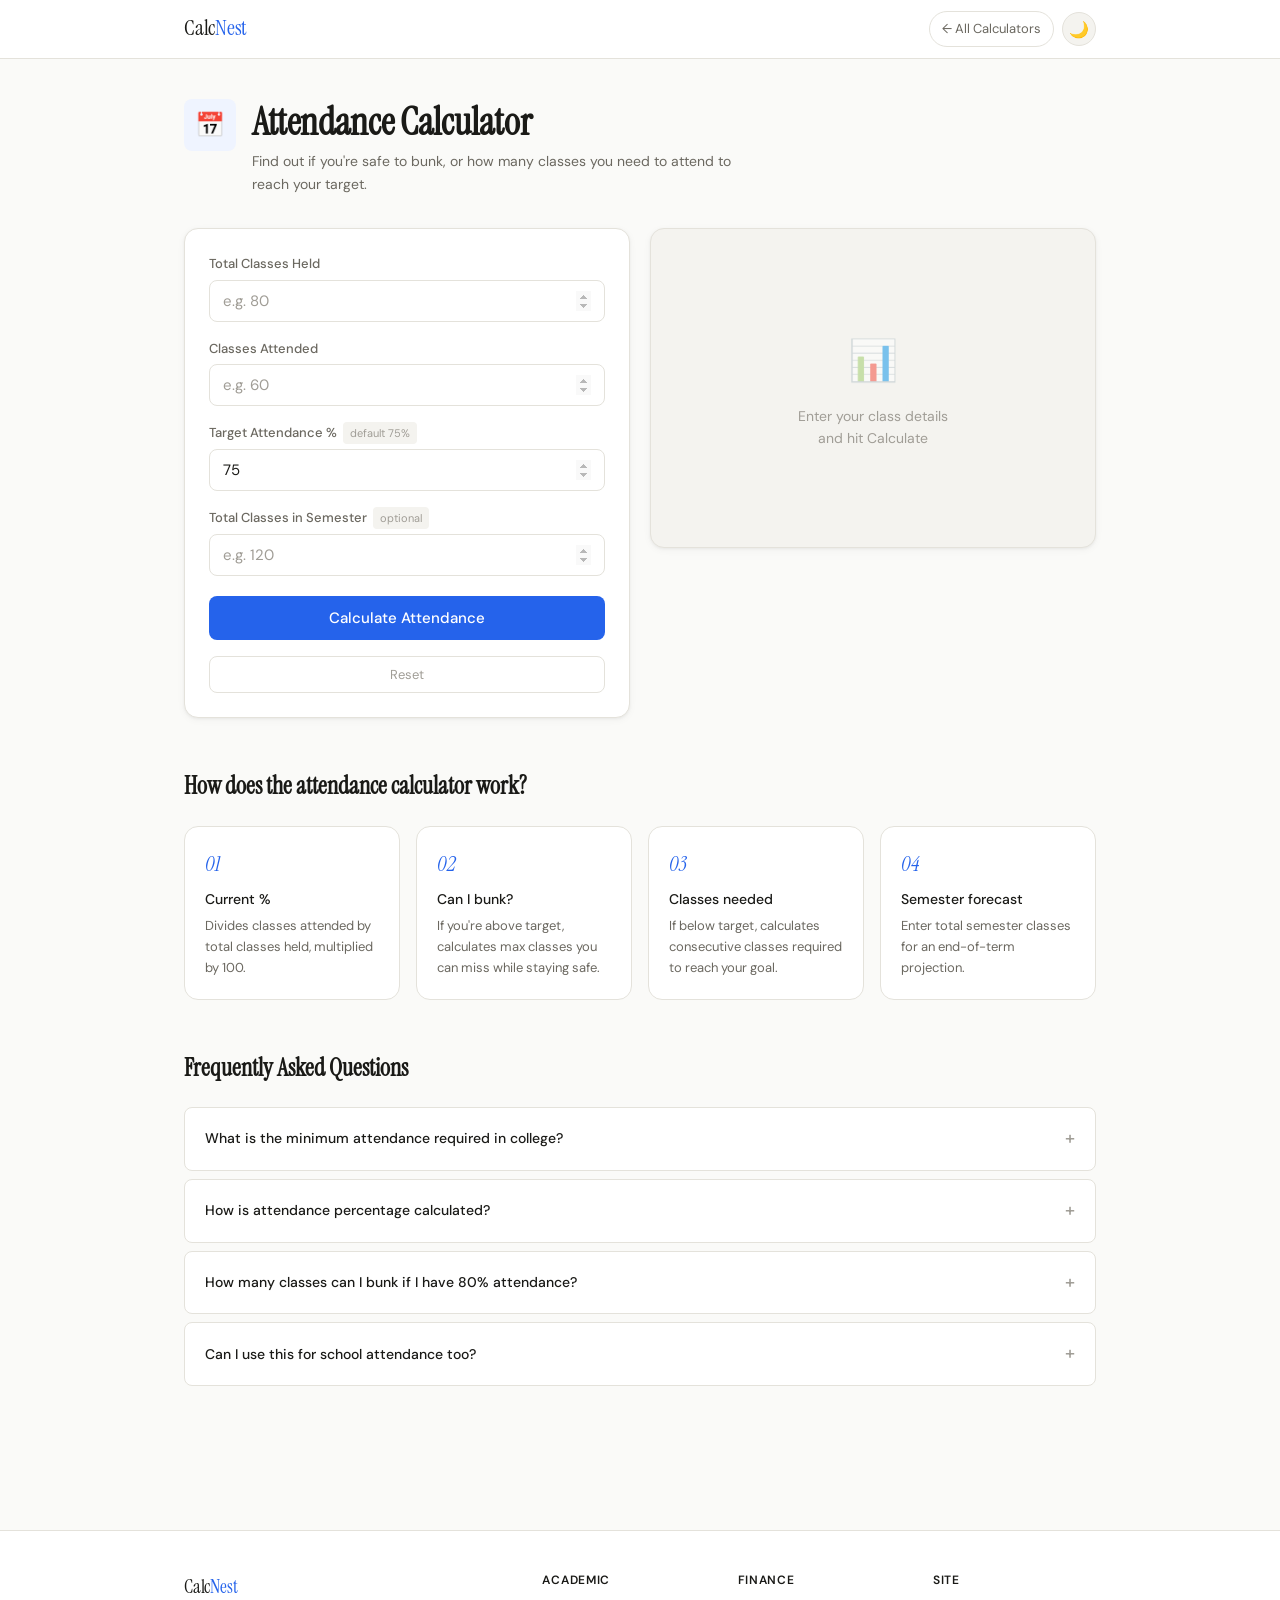
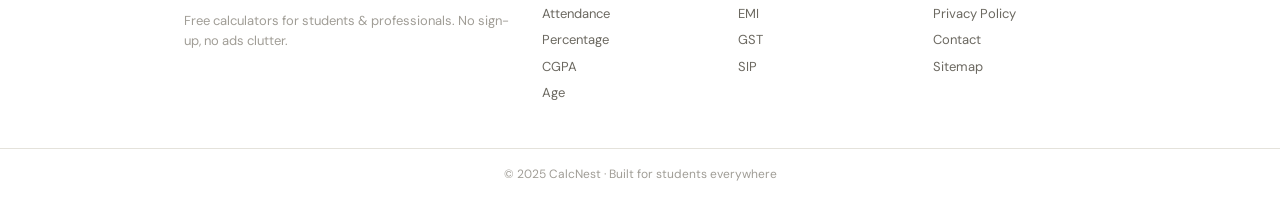
<file: index.html>
<!DOCTYPE html>
<html lang="en">
<head>
  <meta charset="UTF-8" />
  <meta name="viewport" content="width=device-width, initial-scale=1.0" />
  <meta name="description" content="Free Attendance Calculator – Check your attendance percentage, classes you can skip, and how many you need to attend to reach 75%. Fast and mobile-friendly." />
  <meta name="keywords" content="attendance calculator, bunk calculator, 75% attendance, classes needed, college attendance" />
  <meta property="og:title" content="Attendance Calculator – CalcNest" />
  <meta property="og:description" content="Instantly check if you're safe to bunk or how many classes you need. Free attendance calculator." />
  <title>Attendance Calculator – CalcNest</title>
  <link rel="preconnect" href="https://fonts.googleapis.com" />
  <link href="https://fonts.googleapis.com/css2?family=Instrument+Serif:ital@0;1&family=DM+Sans:opsz,wght@9..40,300;9..40,400;9..40,500;9..40,600&display=swap" rel="stylesheet" />
  <link rel="stylesheet" href="style.css" />
</head>
<body>

  <!-- NAV -->
  <nav>
    <div class="nav-inner">
      <a href="/" class="logo">Calc<span>Nest</span></a>
      <div class="nav-right">
        <a href="/" class="nav-link">← All Calculators</a>
        <button class="dark-btn" id="darkBtn" onclick="toggleDark()" aria-label="Toggle dark mode">🌙</button>
      </div>
    </div>
  </nav>

  <!-- MAIN -->
  <main>
    <div class="container">

      <!-- HEADER -->
      <header class="calc-header">
        <div class="header-icon">📅</div>
        <div>
          <h1>Attendance Calculator</h1>
          <p class="header-desc">Find out if you're safe to bunk, or how many classes you need to attend to reach your target.</p>
        </div>
      </header>

      <!-- CALCULATOR BODY -->
      <div class="calc-body">

        <!-- INPUT SIDE -->
        <section class="inputs-card" aria-label="Input fields">
          <div class="field">
            <label for="totalClasses">Total Classes Held</label>
            <input type="number" id="totalClasses" placeholder="e.g. 80" min="1" max="9999" inputmode="numeric" />
          </div>
          <div class="field">
            <label for="attended">Classes Attended</label>
            <input type="number" id="attended" placeholder="e.g. 60" min="0" max="9999" inputmode="numeric" />
          </div>
          <div class="field">
            <label for="target">
              Target Attendance %
              <span class="label-hint">default 75%</span>
            </label>
            <input type="number" id="target" placeholder="75" value="75" min="1" max="100" inputmode="numeric" />
          </div>
          <div class="field">
            <label for="semTotal">
              Total Classes in Semester
              <span class="label-hint">optional</span>
            </label>
            <input type="number" id="semTotal" placeholder="e.g. 120" min="0" max="9999" inputmode="numeric" />
          </div>
          <button class="calc-btn" id="calcBtn" onclick="calculate()">Calculate Attendance</button>
          <button class="reset-btn" onclick="resetAll()">Reset</button>
        </section>

        <!-- RESULTS SIDE -->
        <section class="results-card" id="resultsCard" aria-live="polite" aria-label="Results">
          <div class="results-placeholder" id="placeholder">
            <div class="placeholder-icon">📊</div>
            <p>Enter your class details<br>and hit Calculate</p>
          </div>
          <div class="results-content" id="resultsContent" style="display:none;">
            <!-- filled by JS -->
          </div>
        </section>

      </div>

      <!-- HOW IT WORKS -->
      <section class="info-section">
        <h2>How does the attendance calculator work?</h2>
        <div class="info-grid">
          <div class="info-card">
            <div class="info-num">01</div>
            <h3>Current %</h3>
            <p>Divides classes attended by total classes held, multiplied by 100.</p>
          </div>
          <div class="info-card">
            <div class="info-num">02</div>
            <h3>Can I bunk?</h3>
            <p>If you're above target, calculates max classes you can miss while staying safe.</p>
          </div>
          <div class="info-card">
            <div class="info-num">03</div>
            <h3>Classes needed</h3>
            <p>If below target, calculates consecutive classes required to reach your goal.</p>
          </div>
          <div class="info-card">
            <div class="info-num">04</div>
            <h3>Semester forecast</h3>
            <p>Enter total semester classes for an end-of-term projection.</p>
          </div>
        </div>
      </section>

      <!-- FAQ -->
      <section class="faq-section">
        <h2>Frequently Asked Questions</h2>
        <div class="faq-list">
          <details class="faq-item">
            <summary>What is the minimum attendance required in college?</summary>
            <p>Most Indian universities and colleges require a minimum of 75% attendance. Some colleges require 80% or 85%. Check with your institution to confirm.</p>
          </details>
          <details class="faq-item">
            <summary>How is attendance percentage calculated?</summary>
            <p>Attendance % = (Classes Attended ÷ Total Classes Held) × 100. For example, if you attended 60 out of 80 classes, your attendance is 75%.</p>
          </details>
          <details class="faq-item">
            <summary>How many classes can I bunk if I have 80% attendance?</summary>
            <p>It depends on your total classes and target %. Use the calculator above — enter your numbers to get an exact "safe to bunk" count.</p>
          </details>
          <details class="faq-item">
            <summary>Can I use this for school attendance too?</summary>
            <p>Yes! This calculator works for any class-based attendance — school, college, university, coaching classes, etc.</p>
          </details>
        </div>
      </section>

    </div>
  </main>

  <!-- FOOTER -->
  <footer>
    <div class="footer-inner">
      <div class="footer-brand">
        <div class="logo" style="font-size: 1.2rem;">Calc<span>Nest</span></div>
        <p>Free calculators for students & professionals. No sign-up, no ads clutter.</p>
      </div>
      <div class="footer-col">
        <h4>Academic</h4>
        <a href="#">Attendance</a>
        <a href="#">Percentage</a>
        <a href="#">CGPA</a>
        <a href="#">Age</a>
      </div>
      <div class="footer-col">
        <h4>Finance</h4>
        <a href="#">EMI</a>
        <a href="#">GST</a>
        <a href="#">SIP</a>
      </div>
      <div class="footer-col">
        <h4>Site</h4>
        <a href="#">Privacy Policy</a>
        <a href="#">Contact</a>
        <a href="#">Sitemap</a>
      </div>
    </div>
    <div class="footer-bottom">© 2025 CalcNest · Built for students everywhere</div>
  </footer>

  <script src="script.js"></script>
</body>
</html>
</file>
<file: style.css>
/* ============================================
   CalcNest – Attendance Calculator
   style.css
   ============================================ */

:root {
  --bg:           #FAFAF8;
  --surface:      #FFFFFF;
  --surface2:     #F4F3EF;
  --surface3:     #ECEAE4;
  --border:       #E4E2DB;
  --border2:      #D3D1C9;
  --text:         #1A1A17;
  --text2:        #6B6860;
  --text3:        #A09D96;
  --accent:       #2563EB;
  --accent-dark:  #1D4ED8;
  --accent-light: #EFF4FF;
  --accent-mid:   #BFCFEF;
  --green:        #059669;
  --green-light:  #ECFDF5;
  --amber:        #D97706;
  --amber-light:  #FFFBEB;
  --red:          #DC2626;
  --red-light:    #FEF2F2;
  --radius:       14px;
  --radius-sm:    8px;
  --radius-xs:    5px;
  --shadow-sm:    0 1px 3px rgba(0,0,0,0.05), 0 2px 8px rgba(0,0,0,0.04);
  --shadow:       0 2px 12px rgba(0,0,0,0.07), 0 1px 3px rgba(0,0,0,0.04);
  --shadow-md:    0 8px 32px rgba(0,0,0,0.09), 0 2px 8px rgba(0,0,0,0.05);
  --font-serif:   'Instrument Serif', Georgia, serif;
  --font-sans:    'DM Sans', system-ui, sans-serif;
  --transition:   0.18s ease;
}

[data-theme="dark"] {
  --bg:           #111110;
  --surface:      #1C1C1A;
  --surface2:     #252522;
  --surface3:     #2E2E2B;
  --border:       #2E2E2B;
  --border2:      #3A3A37;
  --text:         #F0EFE9;
  --text2:        #9A9890;
  --text3:        #5A5955;
  --accent-light: #1A2A47;
  --accent-mid:   #2A3E6A;
  --green-light:  #0A2018;
  --amber-light:  #241A08;
  --red-light:    #241010;
  --shadow-sm:    0 1px 3px rgba(0,0,0,0.3);
  --shadow:       0 2px 12px rgba(0,0,0,0.4);
  --shadow-md:    0 8px 32px rgba(0,0,0,0.5);
}

/* ---- RESET ---- */
*, *::before, *::after { box-sizing: border-box; margin: 0; padding: 0; }
html { scroll-behavior: smooth; -webkit-text-size-adjust: 100%; }
body {
  font-family: var(--font-sans);
  background: var(--bg);
  color: var(--text);
  font-size: 15px;
  line-height: 1.65;
  transition: background var(--transition), color var(--transition);
  min-height: 100vh;
}
img, svg { display: block; max-width: 100%; }
button { font-family: var(--font-sans); cursor: pointer; }
a { color: inherit; }
input::-webkit-inner-spin-button,
input::-webkit-outer-spin-button { opacity: 0.4; }

/* ---- NAV ---- */
nav {
  position: sticky; top: 0; z-index: 100;
  background: var(--surface);
  border-bottom: 1px solid var(--border);
}
.nav-inner {
  max-width: 960px; margin: 0 auto;
  padding: 0 1.5rem; height: 58px;
  display: flex; align-items: center; justify-content: space-between;
}
.logo {
  font-family: var(--font-serif);
  font-size: 1.35rem;
  text-decoration: none;
  color: var(--text);
  letter-spacing: -0.01em;
}
.logo span { color: var(--accent); }
.nav-right { display: flex; align-items: center; gap: 8px; }
.nav-link {
  font-size: 13px; color: var(--text2); text-decoration: none;
  padding: 6px 12px; border-radius: 20px;
  border: 1px solid var(--border);
  transition: background var(--transition), color var(--transition);
}
.nav-link:hover { background: var(--surface2); color: var(--text); }
.dark-btn {
  background: var(--surface2); border: 1px solid var(--border);
  border-radius: 50%; width: 34px; height: 34px;
  font-size: 16px; display: flex; align-items: center; justify-content: center;
  transition: background var(--transition);
}
.dark-btn:hover { background: var(--surface3); }

/* ---- LAYOUT ---- */
.container { max-width: 960px; margin: 0 auto; padding: 2.5rem 1.5rem 4rem; }

/* ---- HEADER ---- */
.calc-header {
  display: flex; align-items: flex-start; gap: 1rem;
  margin-bottom: 2rem;
}
.header-icon {
  width: 52px; height: 52px; flex-shrink: 0;
  background: var(--accent-light); border-radius: var(--radius-sm);
  display: flex; align-items: center; justify-content: center; font-size: 24px;
}
.calc-header h1 {
  font-family: var(--font-serif);
  font-size: clamp(1.8rem, 4vw, 2.4rem);
  line-height: 1.2; color: var(--text);
  margin-bottom: 0.3rem;
}
.header-desc { font-size: 14px; color: var(--text2); max-width: 480px; }

/* ---- CALC BODY GRID ---- */
.calc-body {
  display: grid;
  grid-template-columns: 1fr 1fr;
  gap: 1.25rem;
  align-items: start;
  margin-bottom: 3rem;
}
@media (max-width: 680px) {
  .calc-body { grid-template-columns: 1fr; }
}

/* ---- INPUTS CARD ---- */
.inputs-card {
  background: var(--surface);
  border: 1px solid var(--border);
  border-radius: var(--radius);
  padding: 1.5rem;
  display: flex; flex-direction: column; gap: 1rem;
  box-shadow: var(--shadow-sm);
}
.field { display: flex; flex-direction: column; gap: 5px; }
.field label {
  font-size: 13px; font-weight: 500;
  color: var(--text2); display: flex; align-items: center; gap: 6px;
}
.label-hint {
  font-size: 11px; font-weight: 400;
  background: var(--surface2); color: var(--text3);
  padding: 2px 7px; border-radius: 4px;
}
.field input {
  padding: 10px 13px;
  border: 1.5px solid var(--border);
  border-radius: var(--radius-sm);
  background: var(--surface);
  font-size: 15px; font-family: var(--font-sans);
  color: var(--text); outline: none;
  transition: border-color var(--transition), box-shadow var(--transition);
  -webkit-appearance: none;
}
.field input:focus {
  border-color: var(--accent);
  box-shadow: 0 0 0 3px rgba(37,99,235,0.12);
}
.field input.error {
  border-color: var(--red);
  box-shadow: 0 0 0 3px rgba(220,38,38,0.1);
}
.field input::placeholder { color: var(--text3); }

.calc-btn {
  width: 100%; padding: 12px;
  background: var(--accent); color: #fff;
  border: none; border-radius: var(--radius-sm);
  font-size: 15px; font-weight: 500;
  transition: background var(--transition), transform 0.1s;
  margin-top: 4px;
}
.calc-btn:hover { background: var(--accent-dark); }
.calc-btn:active { transform: scale(0.98); }
.reset-btn {
  width: 100%; padding: 9px;
  background: transparent; color: var(--text3);
  border: 1px solid var(--border);
  border-radius: var(--radius-sm);
  font-size: 13px;
  transition: background var(--transition), color var(--transition);
}
.reset-btn:hover { background: var(--surface2); color: var(--text2); }

/* ---- RESULTS CARD ---- */
.results-card {
  background: var(--surface2);
  border: 1px solid var(--border);
  border-radius: var(--radius);
  padding: 1.5rem;
  min-height: 320px;
  display: flex; align-items: center; justify-content: center;
  box-shadow: var(--shadow-sm);
}
.results-placeholder { text-align: center; color: var(--text3); }
.placeholder-icon { font-size: 2.5rem; margin-bottom: 0.75rem; opacity: 0.5; }
.results-placeholder p { font-size: 14px; line-height: 1.6; }
.results-content {
  width: 100%;
  display: flex; flex-direction: column; gap: 0.875rem;
  animation: fadeIn 0.35s ease;
}
@keyframes fadeIn { from { opacity: 0; transform: translateY(8px); } to { opacity: 1; transform: translateY(0); } }

/* ---- RESULT ITEMS ---- */
.result-item {
  background: var(--surface);
  border: 1px solid var(--border);
  border-radius: var(--radius-sm);
  padding: 1rem 1.125rem;
}
.result-label {
  font-size: 11px; font-weight: 600;
  letter-spacing: 0.06em; text-transform: uppercase;
  color: var(--text3); margin-bottom: 4px;
}
.result-value {
  font-size: 1.75rem; font-weight: 600;
  color: var(--text); line-height: 1.2;
}
.result-note { font-size: 12px; color: var(--text3); margin-top: 4px; }

.status-badge {
  display: inline-flex; align-items: center; gap: 6px;
  padding: 5px 13px; border-radius: 20px;
  font-size: 13px; font-weight: 500;
}
.status-safe  { background: var(--green-light);  color: var(--green); }
.status-warn  { background: var(--amber-light);  color: var(--amber); }
.status-danger{ background: var(--red-light);    color: var(--red);   }

.progress-wrap { background: var(--border); border-radius: 20px; height: 7px; overflow: hidden; margin-top: 8px; }
.progress-bar  { height: 100%; border-radius: 20px; transition: width 0.6s cubic-bezier(.4,0,.2,1); }
.bar-safe   { background: var(--green); }
.bar-warn   { background: var(--amber); }
.bar-danger { background: var(--red);   }

/* ---- INFO SECTION ---- */
.info-section { margin-bottom: 3rem; }
.info-section h2,
.faq-section h2 {
  font-family: var(--font-serif);
  font-size: 1.5rem; margin-bottom: 1.25rem;
}
.info-grid {
  display: grid;
  grid-template-columns: repeat(auto-fill, minmax(190px, 1fr));
  gap: 1rem;
}
.info-card {
  background: var(--surface);
  border: 1px solid var(--border);
  border-radius: var(--radius);
  padding: 1.25rem;
}
.info-num {
  font-family: var(--font-serif);
  font-size: 1.3rem; color: var(--accent);
  margin-bottom: 0.4rem; font-style: italic;
}
.info-card h3 { font-size: 14px; font-weight: 500; margin-bottom: 0.35rem; }
.info-card p  { font-size: 13px; color: var(--text2); line-height: 1.6; }

/* ---- FAQ SECTION ---- */
.faq-section { margin-bottom: 3rem; }
.faq-list { display: flex; flex-direction: column; gap: 8px; }
.faq-item {
  background: var(--surface);
  border: 1px solid var(--border);
  border-radius: var(--radius-sm);
  overflow: hidden;
}
.faq-item summary {
  font-size: 14px; font-weight: 500;
  padding: 1rem 1.25rem; cursor: pointer; list-style: none;
  display: flex; align-items: center; justify-content: space-between;
  gap: 1rem;
  transition: background var(--transition);
}
.faq-item summary:hover { background: var(--surface2); }
.faq-item summary::after { content: '+'; font-size: 18px; color: var(--text3); flex-shrink: 0; }
.faq-item[open] summary::after { content: '−'; }
.faq-item p {
  font-size: 13px; color: var(--text2);
  padding: 0 1.25rem 1rem; line-height: 1.7;
  border-top: 1px solid var(--border);
  padding-top: 0.875rem;
}

/* ---- FOOTER ---- */
footer {
  border-top: 1px solid var(--border);
  background: var(--surface);
  margin-top: 2rem;
}
.footer-inner {
  max-width: 960px; margin: 0 auto;
  padding: 2.5rem 1.5rem;
  display: grid;
  grid-template-columns: 2fr 1fr 1fr 1fr;
  gap: 2rem;
}
@media (max-width: 700px) {
  .footer-inner { grid-template-columns: 1fr 1fr; }
}
.footer-brand p { font-size: 13px; color: var(--text3); margin-top: 0.5rem; line-height: 1.6; }
.footer-col h4 { font-size: 12px; font-weight: 600; text-transform: uppercase; letter-spacing: 0.06em; color: var(--text); margin-bottom: 0.75rem; }
.footer-col a  { display: block; font-size: 13px; color: var(--text2); text-decoration: none; margin-bottom: 5px; transition: color var(--transition); }
.footer-col a:hover { color: var(--accent); }
.footer-bottom {
  border-top: 1px solid var(--border);
  padding: 1rem 1.5rem;
  text-align: center; font-size: 12px; color: var(--text3);
}

/* ---- RESPONSIVE ---- */
@media (max-width: 480px) {
  .calc-header { flex-direction: column; }
  .container { padding: 1.5rem 1rem 3rem; }
  .result-value { font-size: 1.5rem; }
}
</file>
